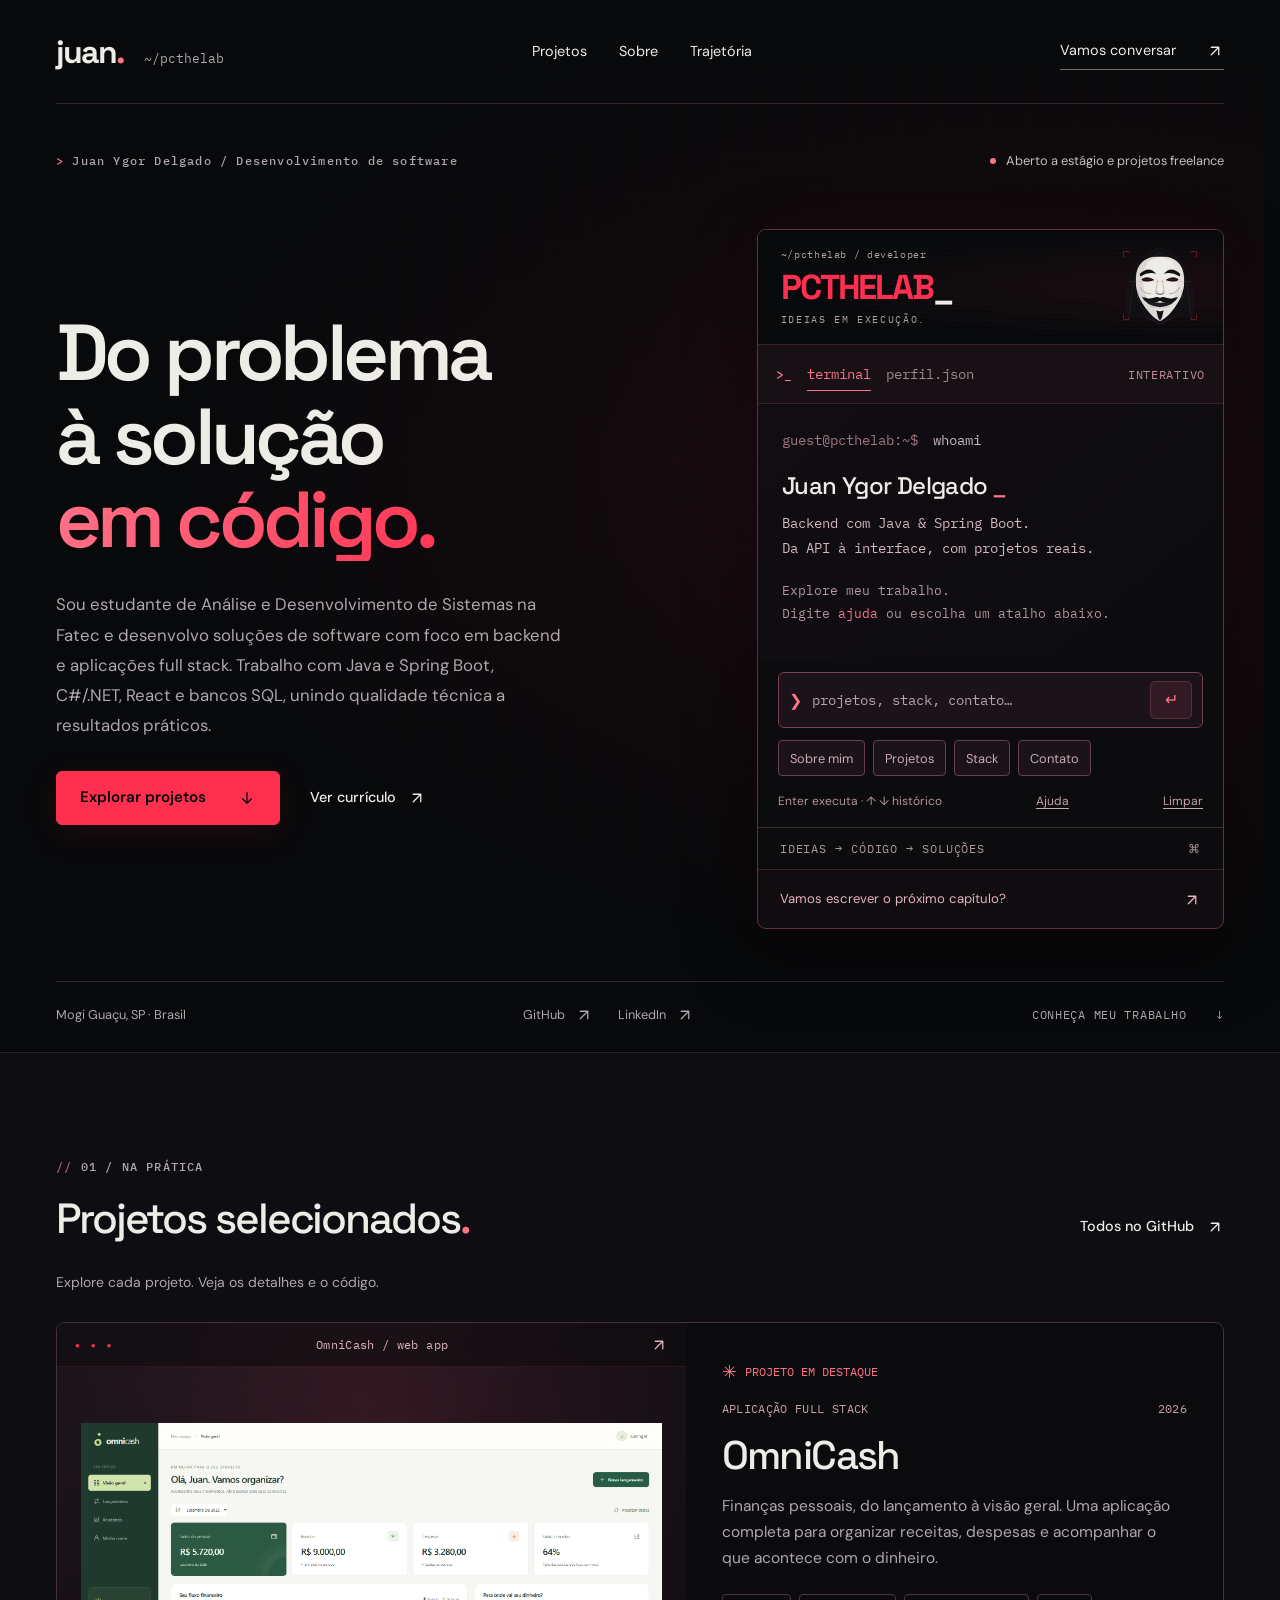
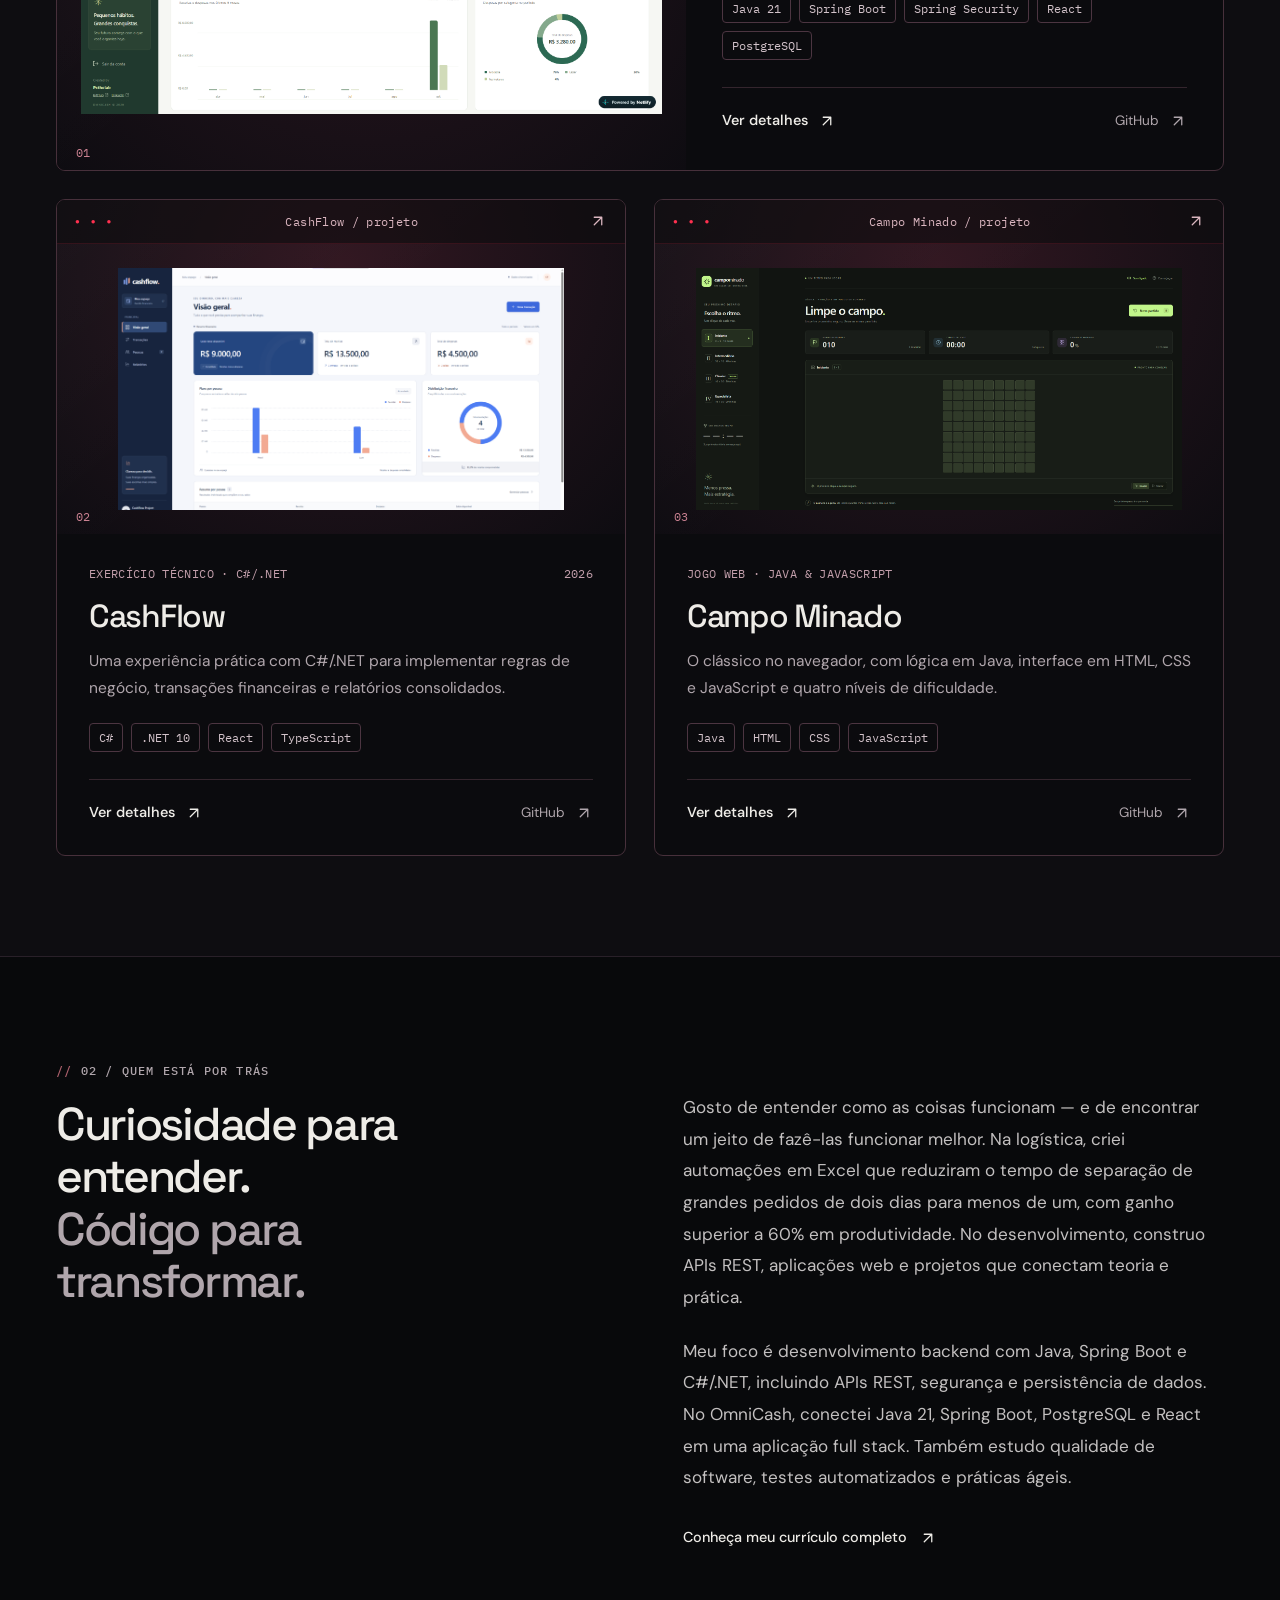
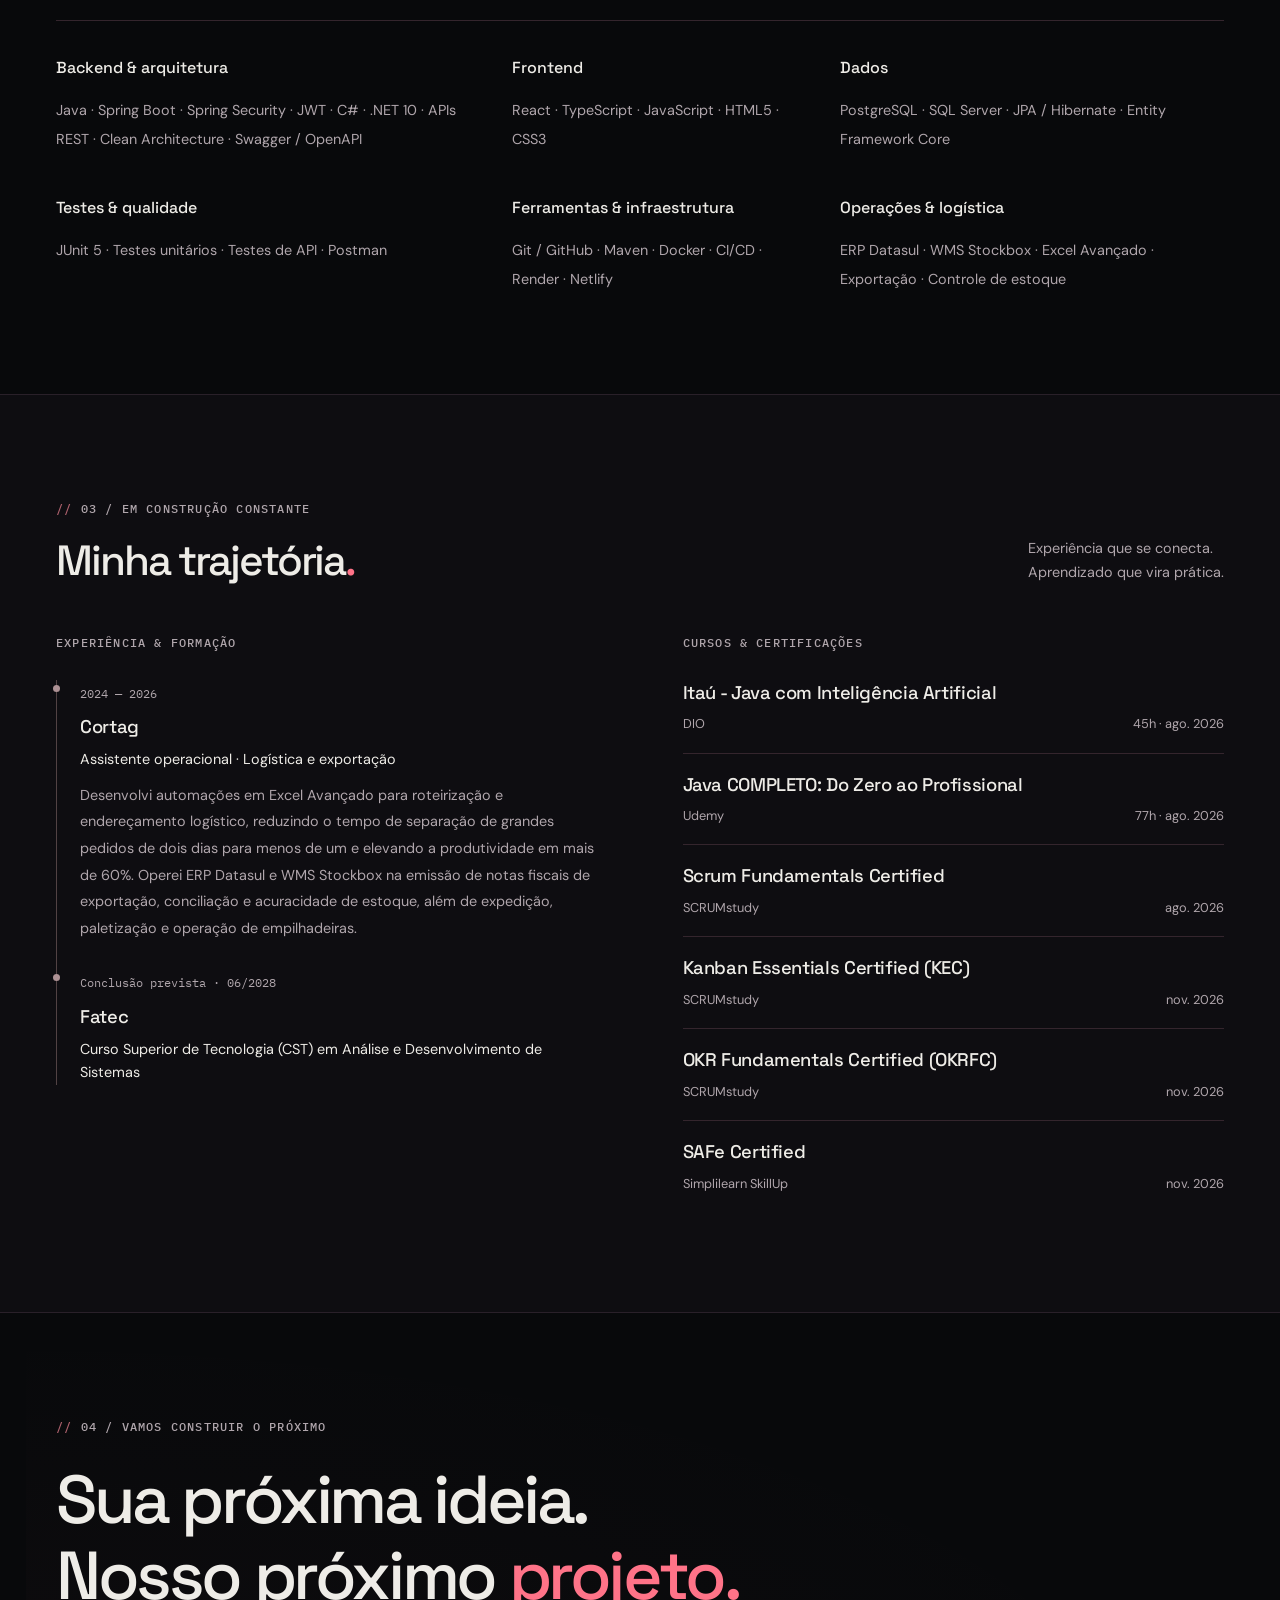
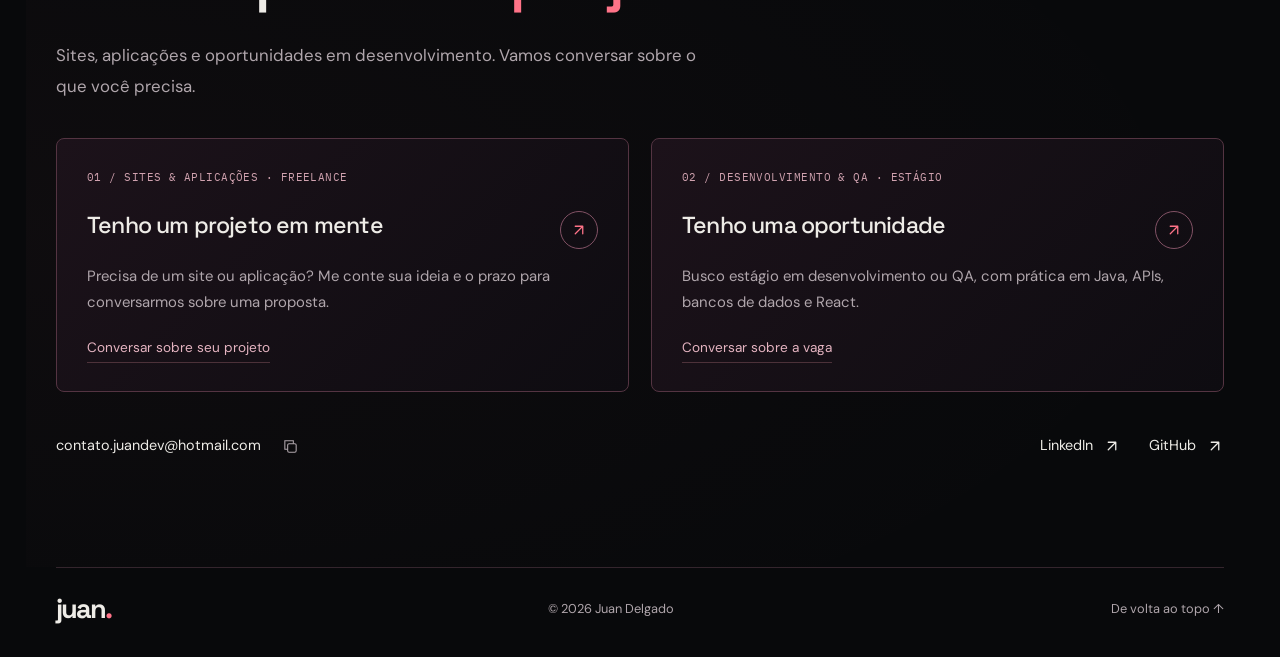
<file: index.html>
<!doctype html>
<html lang="pt-BR">
<head>
  <meta charset="utf-8">
  <meta name="viewport" content="width=device-width, initial-scale=1">
  <meta name="theme-color" content="#08090b">
  <title>Juan Delgado — Desenvolvimento de software</title>
  <meta name="description" content="Portfólio de Juan Ygor Delgado. Estudante de ADS com foco em backend Java e Spring Boot, projetos com React e interesse em qualidade de software.">
  <meta property="og:title" content="Juan Delgado — Desenvolvimento de software">
  <meta property="og:description" content="Conheça meus projetos, minha trajetória e as tecnologias com que trabalho.">
  <meta property="og:type" content="website">
  <link rel="preconnect" href="https://fonts.googleapis.com">
  <link rel="preconnect" href="https://fonts.gstatic.com" crossorigin>
  <link rel="icon" type="image/svg+xml" href="data:image/svg+xml,%3Csvg xmlns='http://www.w3.org/2000/svg' viewBox='0 0 40 40'%3E%3Crect width='40' height='40' rx='10' fill='%23101112'/%3E%3Cpath d='M11 12v11q0 7 7 7t7-7V12' fill='none' stroke='%23ff304f' stroke-width='5'/%3E%3C/svg%3E">
  <link rel="stylesheet" href="/assets/css/styles.css">
  <link rel="stylesheet" href="/assets/css/polish.css">
  <link rel="stylesheet" href="/assets/css/terminal.css">
  <link rel="stylesheet" href="/assets/css/cards.css">
  <link rel="stylesheet" href="/assets/css/identity.css">
  <link rel="stylesheet" href="/assets/css/mobile.css">
  <script src="/assets/js/app.js" type="module"></script>
</head>
<body>
  <div class="reading-progress" aria-hidden="true"></div>
  <a class="skip-link" href="#conteudo">Pular para o conteúdo</a>
  <header class="header wrap">
    <a href="#inicio" class="brand" aria-label="Juan Delgado, início">juan<span class="brand-dot">.</span><span class="brand-caption">~/pcthelab</span></a>
    <nav aria-label="Navegação principal"><a href="#projetos">Projetos</a><a href="#sobre">Sobre</a><a href="#trajetoria">Trajetória</a><a class="mobile-contact" href="#contato">Contato</a></nav>
    <a href="#contato" class="header-contact">Vamos conversar <span aria-hidden="true"><svg class="ui-icon" width="18" height="18" viewBox="0 0 24 24" fill="none" stroke="currentColor" stroke-width="1.7" stroke-linecap="round" stroke-linejoin="round" aria-hidden="true" focusable="false"><path d="M7 17 17 7M7 7h10v10"/></svg></span></a>
  </header>
  <main id="conteudo">
    <section id="inicio" class="hero wrap" aria-labelledby="hero-title">
      <div class="hero-atmosphere" aria-hidden="true"></div>
      <div class="hero-top"><span class="eyebrow" id="hero-role">JUAN YGOR DELGADO / DESENVOLVIMENTO DE SOFTWARE</span><span class="availability"><span aria-hidden="true"></span><span id="availability">Aberto a oportunidades de estágio</span></span></div>
      <div class="hero-grid">
        <div class="hero-copy"><h1 id="hero-title"><span class="title-line"><span>Do problema</span></span><span class="title-line"><span>à solução</span></span><span class="title-line accent"><span>em código.</span></span></h1><p id="intro">Sou Juan, estudante de Análise e Desenvolvimento de Sistemas. Construo aplicações com atenção às regras de negócio, à experiência de quem usa e à qualidade do código.</p><div class="hero-actions"><a class="button primary" href="#projetos">Explorar projetos <span aria-hidden="true"><svg class="ui-icon" width="18" height="18" viewBox="0 0 24 24" fill="none" stroke="currentColor" stroke-width="1.7" stroke-linecap="round" stroke-linejoin="round" aria-hidden="true" focusable="false"><path d="M12 5v14m-6-6 6 6 6-6"/></svg></span></a><a class="text-link" id="resume" href="/documents/curriculo-juan.pdf" target="_blank" rel="noopener">Ver currículo <span aria-hidden="true"><svg class="ui-icon" width="18" height="18" viewBox="0 0 24 24" fill="none" stroke="currentColor" stroke-width="1.7" stroke-linecap="round" stroke-linejoin="round" aria-hidden="true" focusable="false"><path d="M7 17 17 7M7 7h10v10"/></svg></span></a></div></div>
        <aside class="developer-card" aria-label="Perfil e terminal interativo"><div class="identity-signature" aria-hidden="true"><div class="identity-wordmark"><span class="identity-label">~/pcthelab / developer</span><strong>PCTHELAB<span>_</span></strong><span class="identity-caption">IDEIAS EM EXECUÇÃO.</span></div><div class="identity-mask"><img src="/assets/images/identity-mask.svg" alt="" width="112" height="120"></div></div><button class="terminal-disclosure" type="button" aria-expanded="false" aria-controls="terminal-shell"><span>Explorar terminal interativo</span><svg class="ui-icon" width="18" height="18" viewBox="0 0 24 24" fill="none" stroke="currentColor" stroke-width="1.7" stroke-linecap="round" stroke-linejoin="round" aria-hidden="true" focusable="false"><path d="M12 5v14m-6-6 6 6 6-6"/></svg></button><div id="terminal-shell"><div class="code-tab"><span class="file-icon" aria-hidden="true">&gt;_</span><div class="terminal-views" role="group" aria-label="Visualização do perfil"><button type="button" class="terminal-view" data-view="terminal-panel" aria-controls="terminal-panel" aria-pressed="true">terminal</button><button type="button" class="terminal-view" data-view="profile-panel" aria-controls="profile-panel" aria-pressed="false">perfil.json</button></div><span class="terminal-local">INTERATIVO</span></div><div id="terminal-panel"><div class="terminal-output" id="terminal-output" role="log" aria-label="Respostas do terminal" aria-live="polite" tabindex="0"><div class="terminal-welcome"><p class="terminal-command"><span aria-hidden="true">guest@pcthelab:~$</span> whoami</p><p class="terminal-name">Juan Ygor Delgado<span class="terminal-mark" aria-hidden="true">_</span></p><p class="terminal-summary">Backend com Java & Spring Boot.<br>Da API à interface, com projetos reais.</p><p class="terminal-hint">Explore meu trabalho.<br>Digite <span>ajuda</span> ou escolha um atalho abaixo.</p></div></div><form id="terminal-form" class="terminal-prompt" autocomplete="off"><label for="terminal-input"><span aria-hidden="true">❯</span><span class="sr-only">Comando do terminal</span></label><input id="terminal-input" name="command" placeholder="projetos, stack, contato…" aria-describedby="terminal-input-help" maxlength="80" spellcheck="false" autocapitalize="off" autocomplete="off"><button type="submit" aria-label="Executar comando">↵</button></form><div class="terminal-shortcuts" aria-label="Atalhos do terminal"><button type="button" data-command="whoami" aria-pressed="false">Sobre mim</button><button type="button" data-command="projetos" aria-pressed="false">Projetos</button><button type="button" data-command="stack" aria-pressed="false">Stack</button><button type="button" data-command="contato" aria-pressed="false">Contato</button></div><div class="terminal-input-help" id="terminal-input-help"><span>Enter executa · ↑ ↓ histórico</span><button type="button" data-command="ajuda">Ajuda</button><button type="button" data-command="limpar">Limpar</button></div></div><div class="code-body" id="profile-panel" hidden><div class="line-numbers" aria-hidden="true">01<br>02<br>03<br>04<br>05<br>06<br>07<br>08<br>09<br>10<br>11</div><pre><code>{
  <span class="code-key">"dev"</span>: <span class="code-value">"Juan Delgado"</span>,
  <span class="code-key">"foco"</span>: <span class="code-value">"Backend"</span>,
  <span class="code-key">"stack"</span>: [
    <span class="code-value">"Java & Spring Boot"</span>,
    <span class="code-value">"PostgreSQL"</span>,
    <span class="code-value">"React"</span>
  ],
  <span class="code-key">"curiosidade"</span>: <span class="code-bool">true</span>,
  <span class="code-key">"próximo_desafio"</span>: <span class="code-value code-next">"?"</span>
}</code></pre></div><div class="card-foot"><span>IDEIAS → CÓDIGO → SOLUÇÕES</span><span aria-hidden="true">⌘</span></div><a class="code-invitation" href="#contato"><span>Vamos escrever o próximo capítulo?</span><span aria-hidden="true"><svg class="ui-icon" width="18" height="18" viewBox="0 0 24 24" fill="none" stroke="currentColor" stroke-width="1.7" stroke-linecap="round" stroke-linejoin="round" aria-hidden="true" focusable="false"><path d="M7 17 17 7M7 7h10v10"/></svg></span></a></div></aside>
      </div>
      <div class="hero-bottom"><span id="location">Mogi Guaçu, SP · Brasil</span><div><a data-link="github" href="https://github.com/Pcthelab" target="_blank" rel="noopener">GitHub <svg class="ui-icon" width="18" height="18" viewBox="0 0 24 24" fill="none" stroke="currentColor" stroke-width="1.7" stroke-linecap="round" stroke-linejoin="round" aria-hidden="true" focusable="false"><path d="M7 17 17 7M7 7h10v10"/></svg></a><a data-link="linkedin" href="https://www.linkedin.com/in/pcthelab" target="_blank" rel="noopener">LinkedIn <svg class="ui-icon" width="18" height="18" viewBox="0 0 24 24" fill="none" stroke="currentColor" stroke-width="1.7" stroke-linecap="round" stroke-linejoin="round" aria-hidden="true" focusable="false"><path d="M7 17 17 7M7 7h10v10"/></svg></a></div><a href="#projetos" class="scroll-cue">CONHEÇA MEU TRABALHO <span aria-hidden="true">↓</span></a></div>
    </section>
    <section id="projetos" class="section projects-section" aria-labelledby="projects-title"><div class="wrap"><div class="section-heading"><div><span class="eyebrow">01 / NA PRÁTICA</span><h2 id="projects-title">Projetos selecionados<span class="accent">.</span></h2></div><a class="text-link" data-link="github" href="https://github.com/Pcthelab" target="_blank" rel="noopener">Todos no GitHub <svg class="ui-icon" width="18" height="18" viewBox="0 0 24 24" fill="none" stroke="currentColor" stroke-width="1.7" stroke-linecap="round" stroke-linejoin="round" aria-hidden="true" focusable="false"><path d="M7 17 17 7M7 7h10v10"/></svg></a></div><div class="project-toolbar"><p>Explore cada projeto. Veja os detalhes e o código.</p></div><div id="projects" class="projects-grid" aria-live="polite"><p>Carregando projetos…</p></div></div></section>
    <section id="sobre" class="section wrap" aria-labelledby="about-title"><div class="about-grid"><div><span class="eyebrow">02 / QUEM ESTÁ POR TRÁS</span><h2 id="about-title">Curiosidade para <br>entender.<br><span class="muted">Código para <br>transformar.</span></h2></div><div class="about-copy"><p id="about"></p><p id="focus"></p><a id="about-resume" class="text-link" href="/documents/curriculo-juan.pdf" target="_blank" rel="noopener">Conheça meu currículo completo <svg class="ui-icon" width="18" height="18" viewBox="0 0 24 24" fill="none" stroke="currentColor" stroke-width="1.7" stroke-linecap="round" stroke-linejoin="round" aria-hidden="true" focusable="false"><path d="M7 17 17 7M7 7h10v10"/></svg></a></div></div><div class="skills-grid" id="skills"></div></section>
    <section id="trajetoria" class="section journey-section" aria-labelledby="journey-title"><div class="wrap"><div class="section-heading"><div><span class="eyebrow">03 / EM CONSTRUÇÃO CONSTANTE</span><h2 id="journey-title">Minha trajetória<span class="accent">.</span></h2></div><p>Experiência que se conecta.<br>Aprendizado que vira prática.</p></div><div class="journey-grid"><div><h3 class="column-label">EXPERIÊNCIA & FORMAÇÃO</h3><div id="journey"></div></div><div><h3 class="column-label">CURSOS & CERTIFICAÇÕES</h3><div id="certifications"></div></div></div></div></section>
    <section id="contato" class="section contact wrap" aria-labelledby="contact-title"><span class="eyebrow">04 / VAMOS CONSTRUIR O PRÓXIMO</span><h2 id="contact-title">Sua próxima ideia.<br>Nosso próximo <span class="accent">projeto.</span></h2><p class="contact-intro">Sites, aplicações e oportunidades em desenvolvimento. Vamos conversar sobre o que você precisa.</p><div class="contact-paths"><a id="project-contact" class="contact-path" href="mailto:contato.juandev@hotmail.com?subject=Vamos%20conversar%20sobre%20um%20projeto"><span class="path-number">01 / SITES & APLICAÇÕES · FREELANCE</span><h3>Tenho um projeto em mente<span aria-hidden="true"><svg class="ui-icon" width="18" height="18" viewBox="0 0 24 24" fill="none" stroke="currentColor" stroke-width="1.7" stroke-linecap="round" stroke-linejoin="round" aria-hidden="true" focusable="false"><path d="M7 17 17 7M7 7h10v10"/></svg></span></h3><p>Precisa de um site ou aplicação? Me conte sua ideia e o prazo para conversarmos sobre uma proposta.</p><span class="path-link">Conversar sobre seu projeto</span></a><a id="career-contact" class="contact-path" href="mailto:contato.juandev@hotmail.com?subject=Oportunidade%20de%20est%C3%A1gio"><span class="path-number">02 / DESENVOLVIMENTO & QA · ESTÁGIO</span><h3>Tenho uma oportunidade<span aria-hidden="true"><svg class="ui-icon" width="18" height="18" viewBox="0 0 24 24" fill="none" stroke="currentColor" stroke-width="1.7" stroke-linecap="round" stroke-linejoin="round" aria-hidden="true" focusable="false"><path d="M7 17 17 7M7 7h10v10"/></svg></span></h3><p>Busco estágio em desenvolvimento ou QA, com prática em Java, APIs, bancos de dados e React.</p><span class="path-link">Conversar sobre a vaga</span></a></div><div class="contact-links"><div class="email-group"><a id="email-text" href="mailto:contato.juandev@hotmail.com">contato.juandev@hotmail.com</a><button id="copy-email" aria-label="Copiar endereço de e-mail" title="Copiar e-mail"><svg width="17" height="17" viewBox="0 0 24 24" fill="none" stroke="currentColor" stroke-width="1.5" aria-hidden="true"><rect x="8" y="8" width="12" height="12" rx="2"/><path d="M16 8V4H4v12h4"/></svg></button></div><a data-link="linkedin" href="https://www.linkedin.com/in/pcthelab" target="_blank" rel="noopener">LinkedIn <svg class="ui-icon" width="18" height="18" viewBox="0 0 24 24" fill="none" stroke="currentColor" stroke-width="1.7" stroke-linecap="round" stroke-linejoin="round" aria-hidden="true" focusable="false"><path d="M7 17 17 7M7 7h10v10"/></svg></a><a data-link="github" href="https://github.com/Pcthelab" target="_blank" rel="noopener">GitHub <svg class="ui-icon" width="18" height="18" viewBox="0 0 24 24" fill="none" stroke="currentColor" stroke-width="1.7" stroke-linecap="round" stroke-linejoin="round" aria-hidden="true" focusable="false"><path d="M7 17 17 7M7 7h10v10"/></svg></a></div><span class="copy-status" id="copy-status" role="status" aria-live="polite"></span></section>
  </main>
  <footer class="footer wrap"><a class="brand" href="#inicio">juan<span class="brand-dot">.</span></a><span>© <span id="year">2026</span> <span id="footer-name">Juan Delgado</span></span><a href="#inicio">De volta ao topo ↑</a></footer>
  <dialog id="project-dialog" aria-labelledby="dialog-title"><button class="dialog-close" aria-label="Fechar detalhes do projeto">✕</button><div id="dialog-content"></div></dialog>
  <noscript><div class="noscript">Ative o JavaScript para ver os detalhes dos projetos. Você também pode acessar meu <a href="https://github.com/Pcthelab">GitHub</a> ou <a href="/documents/curriculo-juan.pdf">currículo</a>.</div></noscript>
</body>
</html>
</file>
<file: assets/css/styles.css>
@import url('https://fonts.googleapis.com/css2?family=DM+Sans:wght@400;450;500;550;600;650;700&family=Space+Grotesk:wght@400;500;600;700&family=IBM+Plex+Mono:wght@400;500&display=swap');
:root{color-scheme:dark;--bg:#08090b;--surface:#111014;--surface-raised:#1b171d;--text:#f1eced;--muted:#a4a8a9;--line:#303334;--accent:#ff7388;--mono:'IBM Plex Mono',monospace;--heading:'Space Grotesk',Arial,sans-serif;--body:'DM Sans',Arial,sans-serif}
*{box-sizing:border-box}html{scroll-behavior:smooth;scroll-padding-top:2rem}body{margin:0;background:var(--bg);color:var(--text);font:1rem/1.65 var(--body);-webkit-font-smoothing:antialiased}body:has(dialog[open]){overflow:hidden}a{color:inherit;text-decoration:none}button,input,textarea,select{font:inherit}button,a{-webkit-tap-highlight-color:transparent}button{cursor:pointer}a,button{touch-action:manipulation}a:focus-visible,button:focus-visible,input:focus-visible,textarea:focus-visible,select:focus-visible{outline:2px solid var(--accent);outline-offset:6px}a:hover{color:var(--accent)}::selection{background:var(--accent);color:var(--bg)}.wrap{width:min(1240px,calc(100% - 112px));margin-inline:auto}.header{display:flex;align-items:center;justify-content:space-between;min-height:104px;border-bottom:1px solid var(--line);gap:24px}.brand{font-family:var(--heading);font-size:2rem;letter-spacing:-2px;font-weight:700;line-height:1}.brand-dot{color:var(--accent)}.brand-caption{font: .8rem var(--mono);letter-spacing:0;color:var(--muted);margin-left:20px}.header nav{display:flex;gap:32px;font-size:.9rem}.header-contact{font-size:.9rem;border-bottom:1px solid #756e6f;padding-block:6px}.header-contact span{padding-left:20px}.hero{padding-top:46px}.hero-top,.hero-bottom{display:flex;align-items:center;justify-content:space-between;gap:24px}.eyebrow{font:500 .75rem/1.6 var(--mono);letter-spacing:.1em;color:var(--muted)}.availability{display:flex;align-items:center;gap:10px;font-size:.8rem;color:#c5c0c1}.availability>span:first-child{width:6px;height:6px;border-radius:50%;background:var(--accent);flex-shrink:0}.hero-grid{display:grid;grid-template-columns:1.3fr 1fr;gap:75px;align-items:center;padding:52px 0 70px}h1,h2,h3,p{margin-top:0}h1{font:500 clamp(3.5rem,6.2vw,6rem)/1.05 var(--heading);letter-spacing:-.065em;margin-bottom:28px}h1 .accent{display:block}.accent{color:var(--accent)}.hero-copy>p{color:var(--muted);font-size:1.05rem;max-width:490px;line-height:1.8;margin-bottom:30px}.hero-actions{display:flex;align-items:center;gap:30px}.button{display:inline-flex;align-items:center;justify-content:center;gap:32px;min-height:54px;padding:13px 23px;border-radius:6px;font-weight:600;font-size:.95rem;border:1px solid var(--line);transition:background .2s,transform .2s}.button.primary{background:var(--accent);color:#200f12;border-color:var(--accent)}.button:hover{transform:translateY(-2px);background:#eeb1ba;color:#200f12}.text-link{font-size:.9rem;font-weight:500;display:inline-flex;align-items:center;gap:12px}.developer-card{border:1px solid #3e3536;border-radius:12px;background:linear-gradient(135deg,#241c1d 0%,#1b1818 35%,#17191a 100%);transform:rotate(2deg);box-shadow:0 25px 90px #0003;overflow:hidden;margin-top:22px}.code-tab{display:flex;align-items:center;gap:12px;border-bottom:1px solid #392c2e;padding:16px 23px;font: .8rem var(--mono);color:#c5b8ba}.file-icon{color:var(--accent);font-weight:500}.code-dot{width:7px;height:7px;background:#724c52;border-radius:50%;margin-left:auto}.code-body{display:flex;gap:20px;padding:27px 22px 30px;overflow:auto;font:.82rem/2.05 var(--mono)}.line-numbers{color:#6b6163;user-select:none}.code-body pre{font:inherit;margin:0;white-space:pre}.code-key{color:#c3a1a6}.code-value{color:var(--accent)}.code-bool{color:#e7ba90}.card-foot{border-top:1px solid #392c2e;padding:13px 22px;display:flex;justify-content:space-between;font:.65rem var(--mono);letter-spacing:.075em;color:#aa989b}.hero-bottom{border-top:1px solid var(--line);padding:22px 0 27px;color:var(--muted);font-size:.8rem}.hero-bottom>div{display:flex;gap:25px}.scroll-cue{font: .7rem var(--mono);letter-spacing:.06em}.scroll-cue span{padding-left:20px}.section{padding-top:100px;padding-bottom:100px}.projects-section,.journey-section{background:#161819;border-block:1px solid #242728}.section-heading{display:flex;align-items:end;justify-content:space-between;gap:30px;margin-bottom:40px}h2{font:500 clamp(2.2rem,3.3vw,3.35rem)/1.15 var(--heading);letter-spacing:-.05em;margin:15px 0 0}.section-heading>p{color:var(--muted);font-size:.9rem;margin-bottom:0}.section-heading>.text-link{margin-bottom:4px}.projects-grid{display:grid;grid-template-columns:1fr 1fr;gap:28px}.project{background:var(--bg);border:1px solid #323637;border-radius:12px;overflow:hidden;display:flex;flex-direction:column;transition:border-color .2s,transform .2s;min-width:0}.project:hover{border-color:#744149;transform:translateY(-3px)}.project.featured{grid-column:1/-1;display:grid;grid-template-columns:1.17fr 1fr}.project-image-button{border:0;padding:28px;background:#28181a;display:flex;align-items:center;justify-content:center;min-width:0;overflow:hidden;width:100%;aspect-ratio:1.8}.project.featured .project-image-button{aspect-ratio:auto;min-height:360px}.project[data-accent=blue] .project-image-button{background:#1a2635}.project[data-accent=purple] .project-image-button{background:#252134}.project-image-button img{display:block;width:100%;max-height:310px;object-fit:contain;box-shadow:0 16px 30px #0004;border-radius:5px;transition:transform .4s}.project-image-button:hover img{transform:scale(1.025)}.project-image-button.image-missing{font:600 2rem var(--heading);color:var(--accent)}.project-body{padding:30px 32px;display:flex;flex-direction:column;flex:1;min-width:0}.project-meta{display:flex;justify-content:space-between;gap:12px;font: .72rem/1.7 var(--mono);color:var(--muted);text-transform:uppercase;letter-spacing:.03em}.featured-label{color:var(--accent);font:.7rem var(--mono);margin-bottom:16px;display:flex;align-items:center;gap:8px}.featured-label:before{content:'✳';font-size:1.1rem}.project h3{font:500 2rem/1.15 var(--heading);letter-spacing:-.04em;margin:14px 0}.project.featured h3{font-size:2.5rem}.project p{color:var(--muted);font-size:.97rem;line-height:1.7;margin-bottom:22px}.tags{display:flex;flex-wrap:wrap;gap:8px;margin-top:auto}.tag{font:.72rem/1.6 var(--mono);border:1px solid #393435;border-radius:4px;padding:4px 9px;color:#c7c0c1}.project-links{border-top:1px solid var(--line);padding-top:21px;margin-top:27px;display:flex;justify-content:space-between;gap:18px;flex-wrap:wrap}.project-links button{padding:0;border:0;background:none;color:var(--text);font-size:.9rem;font-weight:550}.project-links button:hover{color:var(--accent)}.project-links>a{font-size:.85rem;color:var(--muted)}.about-grid{display:grid;grid-template-columns:1fr 1fr;gap:85px}.about-grid h2{font-size:clamp(2.4rem,3.6vw,3.5rem);line-height:1.13}.muted{color:var(--muted)}.about-copy{padding-top:35px}.about-copy p{color:#c3c0c0;font-size:1.07rem;line-height:1.85;margin-bottom:22px}.about-copy>.text-link{margin-top:10px}.skills-grid{display:grid;grid-template-columns:1.3fr .9fr 1.2fr;gap:40px;margin-top:70px;border-top:1px solid var(--line);padding-top:33px}.skill h3{font:500 1rem var(--heading);margin-bottom:18px}.skill p{font-size:.9rem;color:var(--muted);line-height:2;margin-bottom:0}.journey-grid{display:grid;grid-template-columns:1fr 1fr;gap:85px}.column-label{font:500 .72rem var(--mono);letter-spacing:.1em;color:var(--muted);margin:10px 0 30px}.journey-item{padding:0 0 28px 23px;border-left:1px solid #514244;position:relative}.journey-item:before{content:'';position:absolute;left:-4px;top:5px;width:7px;height:7px;background:#ad9195;border-radius:50%}.journey-item:last-child{padding-bottom:0}.journey-item h4,.cert h4{font:500 1.15rem/1.4 var(--heading);letter-spacing:-.02em;margin:8px 0}.journey-item p{font-size:.9rem;color:var(--muted);margin:10px 0 0;line-height:1.85}.small-label{font:.72rem/1.7 var(--mono);color:var(--muted)}.journey-role{font-size:.9rem}.cert{padding:18px 0;border-top:1px solid var(--line)}.cert:first-child{padding-top:0;border-top:0}.cert h4{margin:0 0 8px}.cert-meta{display:flex;justify-content:space-between;gap:16px;color:var(--muted);font-size:.8rem}.contact{padding-block:100px 70px}.contact h2{font-size:clamp(2.8rem,5vw,4.8rem);margin-top:23px;line-height:1.12}.contact-bottom{display:flex;align-items:center;justify-content:space-between;gap:32px;margin-top:35px}.contact-bottom p{color:var(--muted);font-size:1rem;margin:0}.contact-links{display:flex;gap:30px;margin-top:34px;font-size:.9rem}.contact-links>a:first-child{margin-right:auto;overflow-wrap:anywhere}.footer{display:flex;align-items:center;justify-content:space-between;border-top:1px solid var(--line);padding-block:27px 35px;gap:24px;color:var(--muted);font-size:.8rem}.footer .brand{color:var(--text);font-size:1.7rem}.skip-link{position:fixed;top:-100px;left:20px;padding:12px 20px;background:var(--accent);color:#101112;z-index:100}.skip-link:focus{top:12px}dialog{background:var(--bg);color:var(--text);border:1px solid #513e41;border-radius:16px;width:min(780px,calc(100% - 32px));max-height:90dvh;padding:0;overscroll-behavior:contain}dialog::backdrop{background:#000c;backdrop-filter:blur(7px)}.dialog-close{position:sticky;top:16px;margin:16px 16px -56px auto;display:block;z-index:2;width:40px;height:40px;border:1px solid #5c5052;border-radius:50%;background:#101112eb;color:var(--text)}.dialog-image{width:100%;height:300px;object-fit:contain;background:#282021;padding:30px 48px}.dialog-copy{padding:30px 36px 36px}.dialog-copy h2{margin:8px 0 20px}.dialog-copy>p,.dialog-copy li{color:#bcb6b7}.dialog-copy h3{font:500 1.2rem var(--heading);margin:30px 0 15px}.dialog-copy ul{padding-left:20px}.dialog-copy li{margin-bottom:10px}.dialog-actions{display:flex;gap:12px;flex-wrap:wrap;margin-top:28px}.image-note{font-size:.8rem;font-style:italic}.noscript{padding:25px;background:var(--surface)}.error-state{padding:30px;border:1px solid var(--line);grid-column:1/-1}.error-state a{color:var(--accent)}
@media(min-width:1600px){.hero-grid{padding-block:70px 85px}.hero{padding-top:55px}}
@media(max-width:1100px){.wrap{width:calc(100% - 64px)}.hero-grid{gap:35px;grid-template-columns:1.1fr 1fr}h1{font-size:4.4rem}.code-body{font-size:.7rem;gap:15px;padding-inline:18px}.hero-top{align-items:start}.hero-top .eyebrow{max-width:300px}.project.featured{grid-template-columns:1fr 1fr}.project-body{padding:26px}.about-grid,.journey-grid{gap:45px}.header nav{gap:23px}}
@media(max-width:800px){.wrap{width:calc(100% - 40px)}.header{min-height:85px}.brand-caption{display:none}.header-contact{display:none}.header nav{gap:22px}.hero-top{flex-direction:column;gap:12px}.hero-top .eyebrow{max-width:none}.hero-grid{grid-template-columns:1fr;gap:38px;padding:36px 0 50px}.hero-copy>p{max-width:560px}h1{font-size:clamp(3.6rem,10vw,5.5rem)}.developer-card{transform:rotate(0);max-width:540px;width:100%;margin:0}.code-body{font-size:.85rem}.hero-bottom{flex-wrap:wrap;gap:18px}.scroll-cue{display:none}.section{padding-block:70px}.section-heading{align-items:start;gap:20px}.section-heading>.text-link{white-space:nowrap;margin-top:12px}.project.featured{display:flex}.project.featured .project-image-button{aspect-ratio:1.8;min-height:0}.projects-grid{gap:20px}.project-body{padding:24px}.project-image-button{padding:20px}.project h3{font-size:1.7rem}.project-meta{font-size:.65rem}.about-grid,.journey-grid{grid-template-columns:1fr;gap:35px}.about-copy{padding-top:0}.about-grid h2 br:nth-child(2){display:none}.skills-grid{gap:25px;grid-template-columns:1fr 1fr}.skills-grid .skill:first-child{grid-column:1/-1}.section-heading>p{display:none}.contact-bottom{align-items:start;flex-direction:column}.contact-links{flex-wrap:wrap;gap:20px}.contact-links>a:first-child{width:100%}.footer{flex-wrap:wrap}.footer .brand{margin-right:auto}.footer>a:last-child{display:none}.project-meta{font-size:.75rem}}
@media(max-width:520px){.projects-grid{grid-template-columns:1fr}.project.featured{grid-column:auto}.hero{padding-top:28px}.hero-actions{gap:24px;flex-wrap:wrap}.header nav{gap:18px;font-size:.85rem}.section-heading{flex-direction:column}.section-heading>.text-link{margin:0}.section-heading{margin-bottom:30px}.hero-bottom{font-size:.75rem}.hero-bottom>div{gap:20px}.skills-grid{grid-template-columns:1fr;gap:25px;margin-top:40px}.skills-grid .skill:first-child{grid-column:auto}.contact h2{font-size:2.75rem}.code-body{font-size:.74rem;gap:15px;padding:22px 15px}.card-foot{font-size:.65rem;padding:13px 15px}.dialog-copy{padding:24px}.dialog-image{height:230px;padding:22px}.cert-meta{flex-wrap:wrap;gap:4px}.contact-bottom p br{display:none}}
@media(prefers-reduced-motion:reduce){html{scroll-behavior:auto}*,*::before,*::after{transition:none!important;animation:none!important}}
</file>
<file: assets/css/polish.css>
/* Motion and interaction layer. Content stays readable without JavaScript. */
:root{--ease-out:cubic-bezier(.22,1,.36,1)}
html{scroll-padding-top:120px}
.reading-progress{position:fixed;inset:0 0 auto;height:2px;background:var(--accent);z-index:100;transform:scaleX(0);transform-origin:left;pointer-events:none}
.header{position:sticky;top:0;z-index:30;transition:background .35s,border-color .35s,box-shadow .35s;padding-inline:0;isolation:isolate}
.header::before{content:'';position:absolute;inset:0 -24px;z-index:-1;border-radius:0 0 14px 14px;border:1px solid transparent;transition:background .35s,border-color .35s,box-shadow .35s}
.header.is-scrolled::before{background:#101112eb;backdrop-filter:blur(18px);-webkit-backdrop-filter:blur(18px);border-color:#3d323466;box-shadow:0 10px 40px #0002}
.header.is-scrolled{border-bottom-color:transparent}
.header nav a{position:relative;padding:8px 0;transition:color .2s}
.header nav a::after{content:'';position:absolute;height:2px;bottom:0;left:0;right:0;background:var(--accent);transform:scaleX(0);transform-origin:left;transition:transform .4s var(--ease-out)}
.header nav a[aria-current=location]{color:var(--accent)}
.header nav a[aria-current=location]::after,.header nav a:hover::after{transform:scaleX(1)}
.header .mobile-contact{display:none}
.hero{isolation:isolate;position:relative;--spot-x:70%;--spot-y:40%}
.hero-atmosphere{position:absolute;z-index:-1;inset:-40px -40px 0;overflow:hidden;pointer-events:none;background:radial-gradient(ellipse at 82% 42%,#d343590e,transparent 55%)}
.hero-atmosphere::before{content:'';position:absolute;inset:0;background-image:linear-gradient(#c6707d0a 1px,transparent 1px),linear-gradient(90deg,#c6707d0a 1px,transparent 1px);background-size:52px 52px;mask-image:radial-gradient(ellipse at 78% 40%,#000 5%,transparent 65%)}
.hero-atmosphere::after{content:'';position:absolute;inset:0;background:radial-gradient(380px circle at var(--spot-x) var(--spot-y),#e2788808,transparent 80%)}
.hero-grid{padding-top:57px;padding-bottom:73px}
.title-line{display:block;overflow:hidden;padding-bottom:.075em;margin-bottom:-.075em}
.title-line>span{display:block;transform-origin:bottom left}
.title-line.accent>span{background:linear-gradient(115deg,#f1bdc5 5%,#e47e8e 55%,#ce3d53);background-clip:text;-webkit-background-clip:text;color:transparent}
.hero-copy h1{letter-spacing:-.058em}
.hero-copy>p{max-width:505px}
.button{position:relative;overflow:hidden;transition:background .25s,box-shadow .3s,transform .4s var(--ease-out);isolation:isolate}
.button.primary{box-shadow:inset 0 1px #fff5,0 5px 22px #e37d8c09}
.button.primary::before{content:'';position:absolute;inset:0;z-index:-1;background:linear-gradient(110deg,transparent 25%,#fff6 50%,transparent 75%);transform:translateX(-120%);transition:transform .7s var(--ease-out)}
.button.primary:hover::before{transform:translateX(120%)}
.button.primary:hover{box-shadow:inset 0 1px #fff5,0 8px 35px #e37d8c18;transform:translateY(-3px)}
.button>span,.header-contact>span{display:inline-block;transition:transform .35s var(--ease-out)}
.button:hover>span,.header-contact:hover>span{transform:translate(3px,-3px)}
.text-link{position:relative;width:fit-content}
.text-link::after{content:'';position:absolute;bottom:-5px;height:1px;background:currentColor;left:0;right:0;transform:scaleX(0);transform-origin:left;transition:transform .4s var(--ease-out)}
.text-link:hover::after{transform:scaleX(1)}
.developer-card{--tilt-x:0deg;--tilt-y:0deg;transform:perspective(1000px) rotateX(var(--tilt-x)) rotateY(var(--tilt-y)) rotate(2deg);transition:transform .5s var(--ease-out),box-shadow .5s,border-color .5s;box-shadow:0 32px 80px #0005,0 0 60px #e2758605;border-color:#62474b80}
.developer-card:hover{border-color:#965d66;box-shadow:0 36px 90px #0007,0 0 80px #e275860a}
.code-invitation{display:flex;align-items:center;justify-content:space-between;padding:18px 22px;border-top:1px solid #432d30;font-size:.82rem;background:#e2758606;color:#e2bdc3;gap:20px;transition:background .2s}
.code-invitation:hover{background:#e2758610}
.code-next{display:inline-block;border-bottom:1px solid #e2748555}
.code-tab{background:#e2798803}
.code-dot{box-shadow:0 0 10px #df697b20}
.projects-section{position:relative;background:linear-gradient(180deg,#161819,#141617)}
.project{transition:border-color .45s,box-shadow .45s,transform .45s var(--ease-out)}
.project:hover{border-color:#774e54;box-shadow:0 18px 50px #0003;transform:translateY(-5px)}
.project.featured{border-color:#65414680}
.project-image-button{position:relative;flex-direction:column;background:radial-gradient(ellipse at 50% 30%,#4d3034 0%,#2c1c1e 55%,#201416 100%);padding:42px 28px 28px;isolation:isolate}
.project[data-accent=blue] .project-image-button{background:radial-gradient(ellipse at 50% 30%,#29455b,#192632 70%)}
.project[data-accent=purple] .project-image-button{background:radial-gradient(ellipse at 50% 30%,#453b60,#282332 70%)}
.project-image-button::before{content:'';position:absolute;inset:0;z-index:-1;background:linear-gradient(140deg,#ffffff0a,transparent 50%);opacity:.6;transition:opacity .5s}
.project-image-button:hover::before{opacity:1}
.project-image-button img{height:auto;max-height:310px;box-shadow:0 18px 35px #0005;transition:transform .65s var(--ease-out),filter .65s;transform:perspective(1000px) rotateY(-3deg) rotateX(2deg) scale(.96);border:1px solid #ffffff18}
.project.featured .project-image-button img{max-height:360px}
.project-image-button:hover img{transform:perspective(1000px) rotateY(0deg) rotateX(0deg) translateY(-4px) scale(1.01)}
.project-window{position:absolute;inset:0 0 auto;display:flex;align-items:center;justify-content:space-between;gap:20px;padding:12px 20px;color:#d0bfc2;font:.65rem var(--mono);letter-spacing:.03em;opacity:.7}
.window-dots{font-size:.5rem;letter-spacing:3px;color:#c1979d}
.project-index{position:absolute;bottom:10px;left:19px;font:.7rem var(--mono);color:#c8afb380}
.project-peek{position:absolute;left:var(--pointer-x,75%);top:var(--pointer-y,55%);width:84px;height:84px;border-radius:50%;background:var(--accent);color:#200f12;display:flex;align-items:center;justify-content:center;flex-direction:column;font-size:.75rem;font-weight:600;line-height:1.4;box-shadow:0 8px 30px #0004;opacity:0;transform:translate(-50%,-50%) scale(.6);transition:opacity .25s,transform .35s var(--ease-out);pointer-events:none}
.project-peek>span{font-size:1.5rem;font-weight:400}
.project-image-button:hover .project-peek{opacity:1;transform:translate(-50%,-50%) scale(1)}
.project-image-button:focus-visible{outline-offset:-5px}
.project h3{transition:color .25s}
.project:hover h3{color:#efc9cf}
.project-links button span{display:inline-block;transition:transform .3s var(--ease-out)}
.project-links button:hover span{transform:translate(4px,-4px)}
.tag{transition:border-color .3s,background .3s,color .3s}
.project:hover .tag{border-color:#604b4e;background:#c6687605;color:#e5ced1}
.skill{position:relative;padding-top:3px}
.skill::before{content:'';position:absolute;top:-34px;left:0;right:0;height:1px;background:var(--accent);transform:scaleX(0);transform-origin:left;transition:transform .5s var(--ease-out)}
.skill:hover::before{transform:scaleX(1)}
.journey-item::before{transition:background .3s,box-shadow .3s}
.journey-item:hover::before{background:var(--accent);box-shadow:0 0 0 5px #e4808f12}
.cert{transition:padding-left .3s var(--ease-out)}
.cert:hover{padding-left:8px}
.contact{position:relative;isolation:isolate}
.contact::before{content:'';position:absolute;inset:0 -30px;z-index:-1;pointer-events:none;background:radial-gradient(ellipse at 0 60%,#e1738308,transparent 70%)}
.contact h2{max-width:1100px;font-size:clamp(2.8rem,5.3vw,5.15rem)}
.contact-intro{max-width:640px;font-size:1.05rem;line-height:1.85;color:var(--muted);margin:26px 0 36px}
.contact-paths{display:grid;grid-template-columns:1fr 1fr;gap:22px}
.contact-path{display:block;border:1px solid #443336;background:linear-gradient(120deg,#21191a,#191616);border-radius:10px;padding:28px 30px;transition:border-color .3s,transform .4s var(--ease-out),background .3s}
.contact-path:hover{border-color:#ab5461;transform:translateY(-4px);color:var(--text)}
.path-number{font:.7rem var(--mono);letter-spacing:.075em;color:#ba9096}
.contact-path h3{display:flex;justify-content:space-between;align-items:start;gap:22px;font:500 1.45rem/1.25 var(--heading);letter-spacing:-.035em;margin:22px 0 14px}
.contact-path h3 span{font:400 1.7rem var(--body);color:var(--accent);transition:transform .4s var(--ease-out)}
.contact-path:hover h3 span{transform:translate(4px,-4px)}
.contact-path p{color:var(--muted);font-size:.93rem;line-height:1.75;max-width:380px;margin-bottom:22px}
.path-link{font-size:.85rem;color:#e7b8bf;border-bottom:1px solid #915f6770;padding-bottom:3px}
.contact-links{align-items:center;gap:28px;margin-top:35px}
.email-group{display:flex;align-items:center;gap:10px;margin-right:auto;min-width:0}
.email-group>a{overflow-wrap:anywhere}
#copy-email{display:grid;place-items:center;width:38px;height:38px;flex-shrink:0;color:var(--muted);border:1px solid transparent;border-radius:5px;background:transparent;transition:color .2s,border-color .2s}
#copy-email:hover{color:var(--accent);border-color:#4e3135}
.copy-status{font-size:.8rem;display:block;min-height:24px;margin-top:8px;color:var(--accent)}
.footer .brand:hover{color:var(--accent)}
.eyebrow,.small-label,.column-label,.featured-label,.tag,.card-foot,.scroll-cue,.project-window,.project-index,.path-number{font-size:.75rem}
@media(min-width:1100px){.hero-grid{min-height:530px}.developer-card{margin-left:8px}.featured .project-body{padding:37px 36px}.featured .project-image-button{min-height:405px}}
@media(max-width:1100px){.hero-atmosphere{inset:-20px -20px 0}.contact-path{padding:25px}.contact-path h3{font-size:1.3rem}}
@media(max-width:800px){.header::before{inset:0 -12px}.hero-grid{padding-block:40px 45px}.developer-card{transform:none}.hero-atmosphere{inset:0 -15px}.hero-atmosphere::after{display:none}.contact-paths{grid-template-columns:1fr}.contact-path p{max-width:500px}.contact-path h3{font-size:1.45rem}.contact h2{font-size:clamp(2.5rem,7vw,3.8rem)}.header .mobile-contact{display:block}.header nav{gap:17px}.header{gap:20px}.project-peek{display:none}.project-image-button img{transform:none}.project-window{padding-inline:17px}.contact::before{inset:0 -15px}.contact-links .email-group{width:100%}}
@media(max-width:520px){.header{min-height:78px}.header nav{gap:13px;font-size:.8rem}.header .brand{font-size:1.65rem}.header .brand-caption{display:none}.hero-copy h1{font-size:clamp(2.9rem,10.5vw,4rem)}.hero-top>.eyebrow{font-size:.7rem}.contact-path{padding:23px}.contact-path h3{font-size:1.3rem}.project-image-button{padding:42px 20px 26px}.contact-links{column-gap:28px;row-gap:14px}.code-invitation{font-size:.78rem;padding:15px}.hero-atmosphere{inset:0 -10px}.hero-actions .button{font-size:.9rem}.hero-actions{gap:22px}.title-line{line-height:1.1}.project-meta{font-size:.72rem}.project-meta>span:first-child{max-width:85%}}
@media(hover:none),(pointer:coarse){.project-peek{display:none}.developer-card{transform:none!important}.project-image-button img{transform:none}.hero-atmosphere::after{display:none}}
@media(max-width:380px){.header{display:grid;grid-template-columns:1fr;gap:4px;padding-block:13px 8px;min-height:104px}.header .brand{justify-self:start}.header nav{justify-content:space-between;gap:10px;font-size:.875rem}.header nav a{padding-block:6px}.about-grid h2 br:nth-child(2){display:block}}
@media(max-width:1100px){.code-body{font-size:.75rem}}
@media(max-width:800px){.about-grid h2 br:nth-child(2){display:block}}
@media(max-width:520px){.hero-top>.eyebrow,.project-meta,.card-foot{font-size:.75rem}}
@media(prefers-reduced-motion:reduce){.developer-card,.project-image-button img,.project:hover,.contact-path:hover,.button:hover{transform:none!important}.hero-atmosphere::after,.project-peek{display:none}.button.primary::before{display:none}.title-line>span{transform:none!important;opacity:1!important}.cert:hover{padding-left:0}}
</file>
<file: assets/css/terminal.css>
/* Phosphor terminal details, shared by every project. */
.sr-only{position:absolute;width:1px;height:1px;padding:0;margin:-1px;overflow:hidden;clip:rect(0,0,0,0);white-space:nowrap;border:0}
.developer-card [hidden]{display:none!important}
.developer-card{position:relative;background:linear-gradient(135deg,#1e1718,#161011 70%);border-radius:9px;border-color:#854c5575;box-shadow:0 32px 90px #0006,0 0 70px #df697b08}
.developer-card:focus-within{transform:none!important}
.developer-card::before{content:'';position:absolute;inset:0;z-index:4;pointer-events:none;border-radius:inherit;background:repeating-linear-gradient(0deg,transparent 0 3px,#0000000a 3px 4px);opacity:.6}
.code-tab{padding:12px 18px;gap:15px;border-bottom-color:#4d2c31;background:#e5839204}
.terminal-views{display:flex;gap:15px}
.terminal-view{border:0;background:none;color:#9d898c;font:.8rem var(--mono);padding:8px 0;position:relative}
.terminal-view[aria-pressed=true]{color:var(--accent)}
.terminal-view::after{content:'';position:absolute;bottom:0;left:0;right:0;height:1px;background:var(--accent);transform:scaleX(0);transform-origin:left;transition:transform .3s}
.terminal-view[aria-pressed=true]::after{transform:scaleX(1)}
.terminal-local{font:.65rem var(--mono);color:#9a797e;letter-spacing:.06em;margin-left:auto}
.terminal-output{height:256px;overflow:auto;overscroll-behavior:contain;padding:22px 23px 10px;font:.8rem/1.85 var(--mono);scrollbar-color:#583137 #171213;scrollbar-width:thin}
.terminal-output p{margin:0 0 9px;white-space:pre-wrap;overflow-wrap:anywhere}
.terminal-command{color:#cbbabd}
.terminal-command>span{color:#a1767c;margin-right:7px}
.terminal-name{font-size:1.18rem;letter-spacing:-.05em;color:#f7d7dc;line-height:1.5;padding-top:6px;text-shadow:0 0 16px #e37c8b12}
.terminal-mark{color:var(--accent);margin-left:4px}
.terminal-summary{color:#c3a7ab}
.terminal-hint{color:#a0878b;font-size:.75rem;padding-top:8px}
.terminal-hint span{color:var(--accent)}
.terminal-prompt{display:flex;align-items:center;gap:10px;margin:0 20px 15px;padding:9px 0;border-bottom:1px solid #5e373d;transition:border-color .2s}
.terminal-prompt:focus-within{border-color:var(--accent)}
.terminal-prompt label{color:var(--accent);font:1rem var(--mono)}
.terminal-prompt input{font:.8rem/1.5 var(--mono);background:transparent;color:#f5d0d6;border:0;padding:5px 0;width:100%;min-width:0;caret-color:var(--accent)}
.terminal-prompt input::placeholder{color:#957479}
.terminal-prompt input:focus-visible{outline:0}
.terminal-prompt button{border:1px solid #542f35;border-radius:4px;background:#2b191c;color:var(--accent);min-width:36px;min-height:34px}
.terminal-prompt button:hover{background:#402025}
.terminal-shortcuts{display:flex;gap:8px;flex-wrap:wrap;padding:0 20px 20px}
.terminal-shortcuts button{background:#231416;border:1px solid #513237;border-radius:4px;padding:5px 10px;font:.75rem var(--mono);color:#caaaaf;transition:border-color .2s,color .2s,background .2s}
.terminal-shortcuts button:hover{border-color:#a35c67;color:var(--accent);background:#301a1d}
.terminal-shortcuts button span{margin-left:6px}
.terminal-result{padding:12px 0;border-top:1px solid #40272b;margin-top:10px;color:#c5a8ac}
.terminal-result .terminal-command{font-size:.75rem;margin-bottom:8px}
.terminal-result a{display:block;color:#e4808f;text-decoration:underline;text-underline-offset:4px;margin:5px 0;overflow-wrap:anywhere}
.terminal-result .terminal-result-note{font-size:.75rem;color:#ab8a8f}
.hero-atmosphere::before{background-size:44px 44px;opacity:.8}
.eyebrow::before{content:'// ';color:#af626e}
.hero-top .eyebrow::before{content:'> ';color:var(--accent)}
.project{border-radius:9px;border-color:#503b3e}
.project-image-button,.project[data-accent=blue] .project-image-button,.project[data-accent=purple] .project-image-button{background:radial-gradient(ellipse at 50% 25%,#472a2e,#2b1c1e 62%,#1d1315 100%)}
.project[data-accent=blue] .project-image-button{background:radial-gradient(ellipse at 50% 25%,#372c2e,#211b1c 70%)}
.project[data-accent=purple] .project-image-button{background:radial-gradient(ellipse at 50% 25%,#3e262a,#221315 70%)}
.project-window{background:#170d0f52;border-bottom:1px solid #aa636e25;color:#c5a4a9;opacity:1;font-size:.7rem}
.window-dots{color:#a96872}
.project-image-button img{border-color:#c78d9640;box-shadow:0 18px 35px #0005,0 0 0 5px #20121438}
.project-index{color:#d2919bb3}
.project-meta{font-family:var(--mono);color:#b49ea1}
.contact-path{border-radius:8px;border-color:#53373b}
.path-number{font-size:.7rem;line-height:1.9;display:block;letter-spacing:.04em}
.contact-path p{max-width:none}
@media(max-width:1100px){.terminal-output{padding-inline:18px;font-size:.75rem}.terminal-local{display:none}.terminal-name{font-size:1.05rem}}
@media(max-width:800px){.terminal-output{height:250px;font-size:.8rem}.developer-card::before{opacity:.35}.terminal-name{font-size:1.15rem}}
@media(max-width:520px){.terminal-output{padding-inline:16px;font-size:.75rem;height:255px}.terminal-prompt{margin-inline:16px}.terminal-shortcuts{padding-inline:16px}.terminal-name{font-size:1.05rem}.terminal-views{gap:16px}.code-tab{padding-inline:16px}.path-number{font-size:.75rem}.project-window{font-size:.75rem}.hero-top .eyebrow{letter-spacing:.065em}}
@media(prefers-reduced-motion:no-preference){.terminal-welcome{animation:terminal-enter .65s ease-out both}.terminal-welcome .terminal-name{animation:terminal-enter .7s .3s both}.terminal-welcome .terminal-summary{animation:terminal-enter .7s .45s both}.terminal-welcome .terminal-hint{animation:terminal-enter .7s .6s both}.terminal-mark{animation:terminal-caret .85s step-end 4}.terminal-result{animation:terminal-enter .25s ease-out}}
@keyframes terminal-enter{from{opacity:0;translate:0 6px}to{opacity:1;translate:0 0}}
@keyframes terminal-caret{0%,100%{opacity:1}50%{opacity:0}}

/* Keep capture and caption in separate layout boxes at every breakpoint. */
.project .project-image-button{display:flex;align-items:stretch;padding:0;aspect-ratio:auto}
.project .project-window{position:relative;inset:auto;display:grid;grid-template-columns:auto minmax(0,1fr) auto;align-items:center;gap:14px;min-height:44px;flex-shrink:0;padding:10px 18px;font-size:.75rem;z-index:2}
.project-window>span:nth-child(2){overflow-wrap:anywhere;line-height:1.6;text-align:center}
.project-image-stage{display:flex;align-items:center;justify-content:center;position:relative;width:100%;height:290px;min-height:0;padding:24px;overflow:hidden}
.project .project-image-stage img{width:100%;height:100%;max-height:none;min-height:0;object-fit:contain;box-shadow:none;border:0}
.featured .project-image-stage{height:350px;flex:1}
.project-image-stage.image-missing{color:var(--accent);font:500 1.8rem var(--heading)}
.project-index{pointer-events:none}
.project h3{overflow-wrap:anywhere}

/* A readable terminal: the newest response starts at the top. */
.developer-card{transform:none;box-shadow:0 25px 70px #0005,0 0 0 1px #e4808f08}
.developer-card::before{display:none}
.code-tab{padding-block:12px;background:#211618}
.terminal-view{font-size:.875rem}
.terminal-local{font-size:.75rem}
.terminal-output{height:304px;padding:24px;font-size:.875rem;line-height:1.75;background:linear-gradient(140deg,#1b1213,#171112)}
.terminal-output:focus-visible{outline-offset:-3px}
.terminal-name{font:500 1.5rem/1.4 var(--heading);letter-spacing:-.025em;padding-top:7px;color:#f9e4e7}
.terminal-summary{font-size:.875rem;color:#d2b8bc;line-height:1.8}
.terminal-hint{font-size:.8rem;line-height:1.8;color:#b4969b}
.terminal-prompt{margin:12px 20px;padding:8px 10px;background:#29191b;border:1px solid #694046;border-radius:6px}
.terminal-prompt:focus-within{outline:2px solid #e4808f35;outline-offset:2px}
.terminal-prompt input{font-size:.875rem;min-height:34px}
.terminal-prompt button{min-height:38px;min-width:42px;border-radius:5px;background:#3d2024}
.terminal-shortcuts{gap:8px;padding-bottom:16px}
.terminal-shortcuts button{font:.8rem var(--body);padding:7px 11px;min-height:36px;transition:color .2s,background .2s,border-color .2s}
.terminal-shortcuts button[aria-pressed=true]{background:var(--accent);color:#200f12;border-color:var(--accent)}
.terminal-result{border:0;padding:0;margin:0}
.terminal-result .terminal-command{font-size:.8rem;color:#bb9197;padding-bottom:13px;border-bottom:1px solid #513539;margin-bottom:16px}
.terminal-result .terminal-result-note{font-size:.8rem;line-height:1.7;color:#ba989d}
.terminal-result a{padding:10px 13px;border:1px solid #513035;border-radius:5px;background:#2a171a;color:#ebcbd0;text-decoration:none;font:500 .875rem/1.5 var(--body);transition:background .2s,border-color .2s;display:flex;align-items:center;gap:12px;justify-content:space-between}
.terminal-result a:hover{background:#402126;border-color:#99545e;color:#f6d6db}
.terminal-result a small{display:block;font:.75rem/1.6 var(--mono);color:#bd989e;font-weight:400;margin-top:3px}
.terminal-help-command{display:flex;align-items:center;justify-content:space-between;gap:14px;background:transparent;color:#d8bbbf;border:0;border-bottom:1px solid #462c30;width:100%;padding:9px 0;text-align:left;font:.8rem var(--body)}
.terminal-help-command strong{font:500 .8rem var(--mono);color:var(--accent)}
.terminal-help-command:hover{background:#372023}
.terminal-input-help{font:.75rem/1.6 var(--body);color:#b29599;margin:0;padding:0 20px 16px;display:flex;justify-content:space-between;gap:12px}
.terminal-input-help button{color:#c8a6ab;background:none;border:0;padding:0;font:inherit;text-decoration:underline;text-underline-offset:3px}
.terminal-result h3{font:500 1rem var(--heading);color:#f5d6db;margin:16px 0 8px}
.terminal-result .terminal-tags{display:flex;flex-wrap:wrap;gap:6px;margin-bottom:16px}
.terminal-tags span{font:.75rem/1.6 var(--mono);border:1px solid #54373b;border-radius:3px;padding:3px 7px;color:#dcbdc2;background:#271719}
@media(max-width:1100px){.terminal-output{padding:20px;font-size:.875rem}.terminal-name{font-size:1.35rem}}
@media(max-width:800px){.project.featured .project-image-button{aspect-ratio:auto}.project .project-image-stage{height:280px;flex:none}.terminal-output{height:300px}}
@media(max-width:520px){.project .project-image-stage{height:220px;padding:22px 18px}.project .project-window{padding:10px 14px;gap:10px}.terminal-output{padding:18px 16px;font-size:.875rem;height:310px}.terminal-name{font-size:1.3rem}.terminal-prompt{margin-inline:14px}.terminal-shortcuts{padding-inline:14px;gap:6px}.terminal-shortcuts button{padding-inline:10px}.terminal-input-help{padding-inline:16px;font-size:.75rem}.terminal-result a{padding:10px}.code-tab{gap:10px}}
</file>
<file: assets/css/cards.css>
/* Project surfaces: depth, directional light and a single reflection on entry. */
.project {
  position: relative;
  isolation: isolate;
  --card-rx: 0deg;
  --card-ry: 0deg;
  transition: transform .65s var(--ease-out), border-color .4s, box-shadow .5s;
}
.project::after {
  content: '';
  position: absolute;
  inset: 0;
  z-index: 3;
  border-radius: inherit;
  pointer-events: none;
  opacity: 0;
  background: radial-gradient(450px circle at var(--light-x, 50%) var(--light-y, 20%), #e4808f0d, transparent 70%);
  transition: opacity .4s;
}
.project .project-image-stage::after {
  content: '';
  position: absolute;
  inset: -30% -60%;
  pointer-events: none;
  background: linear-gradient(110deg, transparent 40%, #f7dbdf1c 50%, transparent 60%);
  transform: translateX(-80%);
  opacity: 0;
}
.project .project-image-stage img { transform: none; transition: transform .85s var(--ease-out); }
.project .project-peek {
  inset: auto 16px 16px auto;
  width: auto;
  height: auto;
  padding: 9px 14px;
  border-radius: 5px;
  flex-direction: row;
  gap: 18px;
  z-index: 4;
  transform: translateY(10px);
}
.project .project-peek > span { font-size: 1.1rem; }
.project:focus-within { border-color: #c97582; box-shadow: 0 0 0 1px #e4808f35; }
.project:focus-within .project-peek { opacity: 1; transform: none; }
@media (hover:hover) and (pointer:fine) {
  html[data-card-motion=on] .project.is-pointer-active {
    transform: perspective(1400px) translateY(-8px) rotateX(var(--card-rx)) rotateY(var(--card-ry)) !important;
    border-color: #bc707b;
    box-shadow: 0 26px 60px #0005, 0 0 30px #e06f8008;
  }
  html[data-card-motion=on] .project.is-pointer-active::after { opacity: 1; display:block; }
  html[data-card-motion=on] .project.is-pointer-active .project-image-stage img { transform: translate(var(--image-x,0px),var(--image-y,0px)) scale(1.045) !important; }
  html[data-card-motion=on] .project.is-pointer-active .project-image-stage::after { display:block; animation: card-reflection 1s var(--ease-out) both !important; }
  html[data-card-motion=on] .project.is-pointer-active .project-peek { display:flex; opacity: 1; transform: none; }
  html[data-card-motion=on] .project.is-pointer-active .project-window { color: #e8bbc2; }
}
.project-toolbar {display:flex;align-items:center;justify-content:space-between;gap:18px;margin:-12px 0 28px;}
.project-toolbar p {color:var(--muted);font-size:.875rem;margin:0;}
.project-float {display:flex;align-items:center;justify-content:center;width:100%;height:100%;}
html[data-card-motion=on] .project {transition:transform .45s var(--ease-out),border-color .4s,box-shadow .5s !important;}
html[data-card-motion=on] .project .project-image-stage img {transition:transform .65s var(--ease-out) !important;}
html[data-card-motion=on] .project-float {animation:project-float 6s ease-in-out infinite !important;animation-play-state:paused !important;}
html[data-card-motion=on] .project.is-in-view .project-float {animation-play-state:running !important;}
html[data-card-motion=on] .project:nth-child(2) .project-float {animation-delay:-2s !important;}
html[data-card-motion=on] .project:nth-child(3) .project-float {animation-delay:-4s !important;}
html[data-page-hidden=true] .project.is-in-view .project-float {animation-play-state:paused !important;}
html[data-card-motion=on] .project.is-in-view:focus-within .project-float {animation-play-state:paused !important;}
html[data-card-motion=off] .project, html[data-card-motion=off] .project:hover, html[data-card-motion=off] .project .project-image-stage img {transform:none !important;}
@keyframes project-float {
  0%,100% {transform:translateY(5px) rotate(-.45deg);}
  50% {transform:translateY(-7px) rotate(.45deg);}
}
.contact-paths .contact-path {display:flex;flex-direction:column;position:relative;overflow:hidden;isolation:isolate;background:linear-gradient(135deg,#25191b,#181112);border:1px solid #53373b;transition:transform .45s var(--ease-out),border-color .35s,box-shadow .45s;}
.contact-path::before {content:'';position:absolute;inset:0;z-index:-1;pointer-events:none;background:radial-gradient(ellipse at 90% 0,#e06f8018,transparent 65%);opacity:0;transition:opacity .45s;}
.contact-paths .contact-path:is(:hover,:focus-visible) {border-color:#ba6874;box-shadow:0 18px 40px #0003;transform:translateY(-6px);}
.contact-path:is(:hover,:focus-visible)::before {opacity:1;}
.contact-path h3 span {display:grid;place-items:center;flex-shrink:0;width:38px;height:38px;border:1px solid #6b4147;border-radius:50%;font-size:1.2rem;transition:transform .45s var(--ease-out),background .35s,color .35s;}
.contact-path:is(:hover,:focus-visible) h3 span {transform:rotate(45deg);background:var(--accent);color:#230e11;}
.contact-path .path-link {align-self:flex-start;margin-top:auto;transition:color .35s,border-color .35s;}
.contact-path:is(:hover,:focus-visible) .path-link {color:var(--accent);border-color:var(--accent);}
@media(max-width:600px) {.project-toolbar {align-items:flex-start;flex-direction:column;gap:12px;}.contact-path h3 {gap:14px;}}
@media(prefers-reduced-motion:reduce) {.contact-paths .contact-path:is(:hover,:focus-visible),.contact-path:is(:hover,:focus-visible) h3 span {transform:none;}}
@keyframes card-reflection {
  0% { transform: translateX(-70%); opacity: 0; }
  25% { opacity: 1; }
  100% { transform: translateX(70%); opacity: 0; }
}
@media (hover:none), (pointer:coarse), (prefers-reduced-motion:reduce) {
  .project, .project:hover, .project .project-image-stage img { transform: none !important; }
  .project::after, .project .project-image-stage::after { display: none; }
  .project .project-peek { display: none; }
}
</file>
<file: assets/css/identity.css>
/* Pcthelab identity, shared with the GitHub profile. */
:root{--signal:#ff304f;--text:#eeece7;--muted:#b0a6ac;--line:#34252d}
.header.is-scrolled::before{background:#08090bf2;border-color:#382128}
.hero-atmosphere{background:radial-gradient(ellipse at 82% 42%,#ff304f12,transparent 60%)}
.hero-atmosphere::before{background-image:linear-gradient(#ff304f09 1px,transparent 1px),linear-gradient(90deg,#ff304f09 1px,transparent 1px)}
.hero-atmosphere::after{background:radial-gradient(380px circle at var(--spot-x) var(--spot-y),#ff304f0b,transparent 80%)}
.title-line.accent>span{background-image:linear-gradient(110deg,#ffa2b0,#ff5973 55%,#ff304f)}
.hero-copy h1{font-weight:600}
.button.primary{background:var(--signal);border-color:var(--signal);color:#08090b;box-shadow:0 8px 32px #ff304f18}
.button:hover{background:#ff8a9d;color:#08090b}
.button.primary:hover{box-shadow:0 8px 35px #ff304f30}
.developer-card{background:#0c0b0e;border-color:#65303d;box-shadow:0 25px 70px #0006,0 0 65px #ff304f09}
.developer-card:hover{border-color:#ae4258;box-shadow:0 25px 80px #0007,0 0 60px #ff304f12}
.identity-signature{display:flex;align-items:center;justify-content:space-between;gap:12px;padding:18px 23px;border-bottom:1px solid #382128;background:repeating-linear-gradient(0deg,transparent 0 3px,#ffffff03 3px 4px),radial-gradient(ellipse at 95% 50%,#ff304f12,transparent 65%),#08090b;overflow:hidden}
.identity-wordmark{min-width:0;display:flex;flex-direction:column;gap:8px}
.identity-label,.identity-caption{font:.65rem/1.5 var(--mono);letter-spacing:.06em;color:#b0a0a6}
.identity-wordmark strong{font:700 clamp(1.6rem,2.7vw,2.3rem)/1 var(--heading);letter-spacing:-.06em;color:var(--signal)}
.identity-wordmark strong span{color:var(--text)}
.identity-caption{letter-spacing:.17em;font-size:.6rem}
.identity-mask{width:96px;height:108px;flex-shrink:0;position:relative;overflow:hidden}
.identity-mask img{width:100%;height:100%;object-fit:contain}

.code-tab{background:#171116;border-color:#382128}
.terminal-output{background:linear-gradient(140deg,#110e13,#0c0b0e)}
.terminal-prompt{background:#1c1219;border-color:#754251}
.terminal-prompt button{background:#321a24}
.terminal-prompt input::placeholder{color:#b7a4ad}
.terminal-name{color:#eeece7}.terminal-local{color:#c08b97}
.terminal-result a,.terminal-shortcuts button{background:#1c1219;border-color:#65404e}
.terminal-shortcuts button[aria-pressed=true]{color:#08090b}
.code-invitation{background:#ff304f05;border-color:#382128;color:#e5b4be}
.code-invitation:hover{background:#ff304f10}
.projects-section,.journey-section{background:#0e0d11;border-color:#292029}
.project,.project.featured{background:#0b0b0e;border-color:#47303b}
.project .project-image-button{background:radial-gradient(ellipse at 50% 20%,#321721,#191017 65%,#0e0c11)}
.project .project-window{background:#0c0b0e90;border-color:#ff304f24;color:#dbb6c0}
.window-dots{color:var(--signal)}.project-index{color:#cb8292}.project-meta{color:#c4a0ac}
.project:hover h3{color:#ffdce3}.project:focus-within{border-color:var(--accent)}
.project .project-peek{color:#08090b}
.tag{color:#d3c3ca;border-color:#4c3541}.project:hover .tag{color:#f4dce3;border-color:#795064}
.contact-paths .contact-path{background:linear-gradient(135deg,#1c121a,#0e0c11);border-color:#543442}
.contact-paths .contact-path:is(:hover,:focus-visible){border-color:var(--signal)}
.contact-path h3 span{border-color:#825265}.path-number{color:#d0a2af}.path-link{color:#e5b4c1}
.dialog-image{background:#1b1119}
@media(prefers-reduced-motion:no-preference){
.identity-mask{animation:identity-arrive 1.2s var(--ease-out) both}

.identity-wordmark strong{animation:identity-arrive .9s .1s var(--ease-out) both}

@keyframes identity-arrive{from{opacity:0;filter:blur(5px);transform:translateY(8px)}to{opacity:1;filter:blur(0);transform:translateY(0)}}
}
@media(max-width:520px){.identity-signature{padding:15px 16px}.identity-wordmark strong{font-size:1.85rem}.identity-mask{width:82px;height:98px}.identity-label{font-size:.6rem}}
/* Keep the identity and interactive controls inside a compact hero. */
.hero-grid{padding-top:36px;padding-bottom:52px}
.identity-signature{padding-block:12px}
.identity-mask{width:80px;height:90px}
.terminal-output{height:256px}
.title-line.accent>span{background-image:linear-gradient(110deg,#ff7388,#ff304f 70%)}
@media(max-width:800px){.terminal-output{height:280px}.hero-grid{padding-block:36px 45px}}
@media(max-width:520px){.identity-mask{width:76px;height:88px}.terminal-output{height:290px}}
</file>
<file: assets/css/mobile.css>
/* Shared vector icons keep the same appearance on Android, iOS and desktop. */
.ui-icon{display:inline-block;vertical-align:middle;width:18px;height:18px;flex-shrink:0;color:inherit}
.header-contact,.hero-bottom a,.contact-links>a,.project-links>a,.project-links button,.footer>a:last-child{display:inline-flex;align-items:center;gap:10px}
.project-links button>span,.project-window>span:last-child{display:inline-flex;align-items:center}
.terminal-disclosure{display:none}
@media(max-width:800px){
  .wrap{width:calc(100% - 40px)}
  .header{min-height:76px;gap:16px}
  .header nav{gap:16px}
  .header nav a{min-height:44px;display:flex;align-items:center}
  .header::before{inset:0 -20px;border-radius:0}
  .hero{padding-top:28px}
  .hero-top{gap:16px}
  .hero-top .eyebrow{font-size:.7rem;line-height:1.75;letter-spacing:.03em;max-width:32ch}
  .availability{font-size:.75rem;line-height:1.6}
  .hero-grid{gap:32px;padding:32px 0}
  .hero-copy h1{font-size:clamp(2.75rem,9.8vw,4.8rem);line-height:1.08;letter-spacing:-.055em;margin-bottom:24px}
  .hero-copy>p{font-size:1rem;line-height:1.75;margin-bottom:24px}
  .hero-actions{gap:14px;align-items:center;display:grid;grid-template-columns:minmax(0,1fr) auto}
  .hero-actions .button{padding:14px 16px;font-size:.875rem;gap:14px;min-height:50px}
  .hero-actions .text-link{min-height:48px;font-size:.875rem;gap:8px}
  .developer-card{max-width:none;margin:0;border-color:#54303d}
  .identity-signature{padding:14px 18px}
  .identity-mask{width:70px;height:80px}
  .identity-wordmark strong{font-size:1.8rem}
  .identity-label{font-size:.625rem}
  .identity-caption{font-size:.6rem}
  .terminal-disclosure{display:flex;align-items:center;justify-content:space-between;gap:12px;width:100%;min-height:50px;border:0;background:#171116;color:#e2cbd3;text-align:left;padding:14px 18px;font:.8rem var(--body)}
  .terminal-disclosure .ui-icon{color:var(--accent);transition:transform .2s}
  .terminal-disclosure[aria-expanded=true] .ui-icon{transform:rotate(180deg)}
  .terminal-disclosure[aria-expanded=false]+#terminal-shell{display:none}
  .terminal-disclosure:focus-visible{outline-offset:-4px}
  .terminal-output{height:260px}
  .terminal-shortcuts{display:grid;grid-template-columns:repeat(2,minmax(0,1fr));gap:8px}
  .terminal-shortcuts button{min-height:44px}
  .terminal-prompt input{font-size:1rem}
  .terminal-input-help{align-items:center;flex-wrap:wrap}
  .terminal-input-help>span{width:100%}
  .terminal-input-help button{min-height:36px}
  .card-foot{display:none}
  .code-invitation{font-size:.8rem;min-height:50px}
  .hero-bottom{padding:20px 0 24px;gap:12px;align-items:center}
  .hero-bottom>span{font-size:.75rem;width:100%}
  .hero-bottom>div{gap:24px}
  .hero-bottom>div a{min-height:40px}
  .hero-bottom .scroll-cue{display:none}
  .section{padding-block:56px}
  .section-heading{gap:18px;margin-bottom:24px}
  .section-heading h2{font-size:2rem;line-height:1.15;margin-top:12px}
  .section-heading>.text-link{font-size:.8rem;min-height:40px}
  .project-toolbar{margin:0 0 24px}
  .project-toolbar p{font-size:.8rem;line-height:1.7;max-width:30ch}
  .projects-grid{grid-template-columns:1fr;gap:28px}
  .project.featured{grid-column:auto}
  .project .project-image-stage{height:auto;aspect-ratio:1.65;padding:22px 16px;flex:none}
  .project .project-window{padding:10px 14px;gap:10px;font-size:.6875rem}
  .project-window .ui-icon{width:15px;height:15px}
  .project .project-body{padding:24px 20px}
  .project .project-meta{font-size:.6875rem;line-height:1.75;gap:8px;letter-spacing:.02em}
  .featured-label{font-size:.6875rem;margin-bottom:12px}
  .project h3,.project.featured h3{font-size:1.8rem;margin:12px 0 16px}
  .project p{font-size:.9375rem;line-height:1.75;margin-bottom:22px}
  .tags{gap:7px}
  .tag{font-size:.6875rem;padding:5px 8px}
  .project-links{gap:12px;align-items:center;margin-top:24px;padding-top:16px;flex-wrap:nowrap}
  .project-links button{min-height:44px;gap:8px;font-size:.875rem}
  .project-links>a{min-height:44px;font-size:.8rem;gap:6px}
  .project-links .ui-icon{width:16px;height:16px}
  .about-grid{gap:24px}
  .about-grid h2{font-size:2.15rem;line-height:1.2}
  .about-grid h2 br{display:none!important}
  .about-grid h2 .muted{display:block;margin-top:6px}
  .about-copy p{font-size:1rem;line-height:1.85;margin-bottom:20px}
  .about-copy>.text-link{font-size:.875rem;line-height:1.65}
  .skills-grid{grid-template-columns:1fr;gap:24px;margin-top:36px;padding-top:28px}
  .skills-grid .skill:first-child{grid-column:auto}
  .skill h3{margin-bottom:10px}
  .skill p{font-size:.875rem;line-height:1.9}
  .journey-grid{gap:40px}
  .column-label{line-height:1.7;margin-bottom:24px}
  .cert-meta{flex-direction:column;gap:4px}
  .contact h2{font-size:clamp(2rem,8.5vw,3rem);line-height:1.16}
  .contact-intro{font-size:1rem;line-height:1.75;margin:24px 0 28px}
  .contact-paths{gap:20px}
  .contact-paths .contact-path{padding:24px 20px}
  .path-number{font-size:.6875rem;letter-spacing:.02em;line-height:1.8}
  .contact-path h3{font-size:1.3rem;line-height:1.3;gap:12px;margin:18px 0 14px}
  .contact-path h3>span{width:32px;height:32px}
  .contact-path p{font-size:.9375rem;line-height:1.75;margin-bottom:24px}
  .path-link{font-size:.8125rem;line-height:1.7}
  .contact-links{gap:16px 24px;margin-top:28px}
  .contact-links>a{min-height:44px}
  .email-group{width:100%;gap:8px}
  .email-group>a{font-size:.875rem;line-height:1.6}
  #copy-email{width:44px;height:44px}
  .footer{gap:16px;padding-block:24px;font-size:.75rem}
  dialog{width:calc(100% - 24px);max-height:calc(100dvh - 24px);border-radius:12px}
  .dialog-copy{padding:24px 20px}
  .dialog-image{height:auto;aspect-ratio:1.65;padding:24px 16px}
  .dialog-close{width:44px;height:44px;top:12px;margin-right:12px}
  .dialog-copy h2{font-size:2rem}
  .dialog-copy>p,.dialog-copy li{font-size:.9375rem;line-height:1.8}
  .dialog-actions{display:grid;grid-template-columns:1fr;gap:12px}
  .dialog-actions .button{font-size:.875rem;min-height:50px}
}
@media(max-width:380px){
  .header{display:grid;grid-template-columns:1fr;gap:4px;min-height:100px;padding-block:12px 4px}
  .header nav{justify-content:space-between;gap:10px;font-size:.8125rem}
  .hero-actions{grid-template-columns:1fr}
  .hero-actions .text-link{justify-self:center}
  .terminal-views{gap:12px}
  .terminal-view{font-size:.8rem}
}
@media(max-width:800px){.header-contact,.footer>a:last-child{display:none}}
</file>
